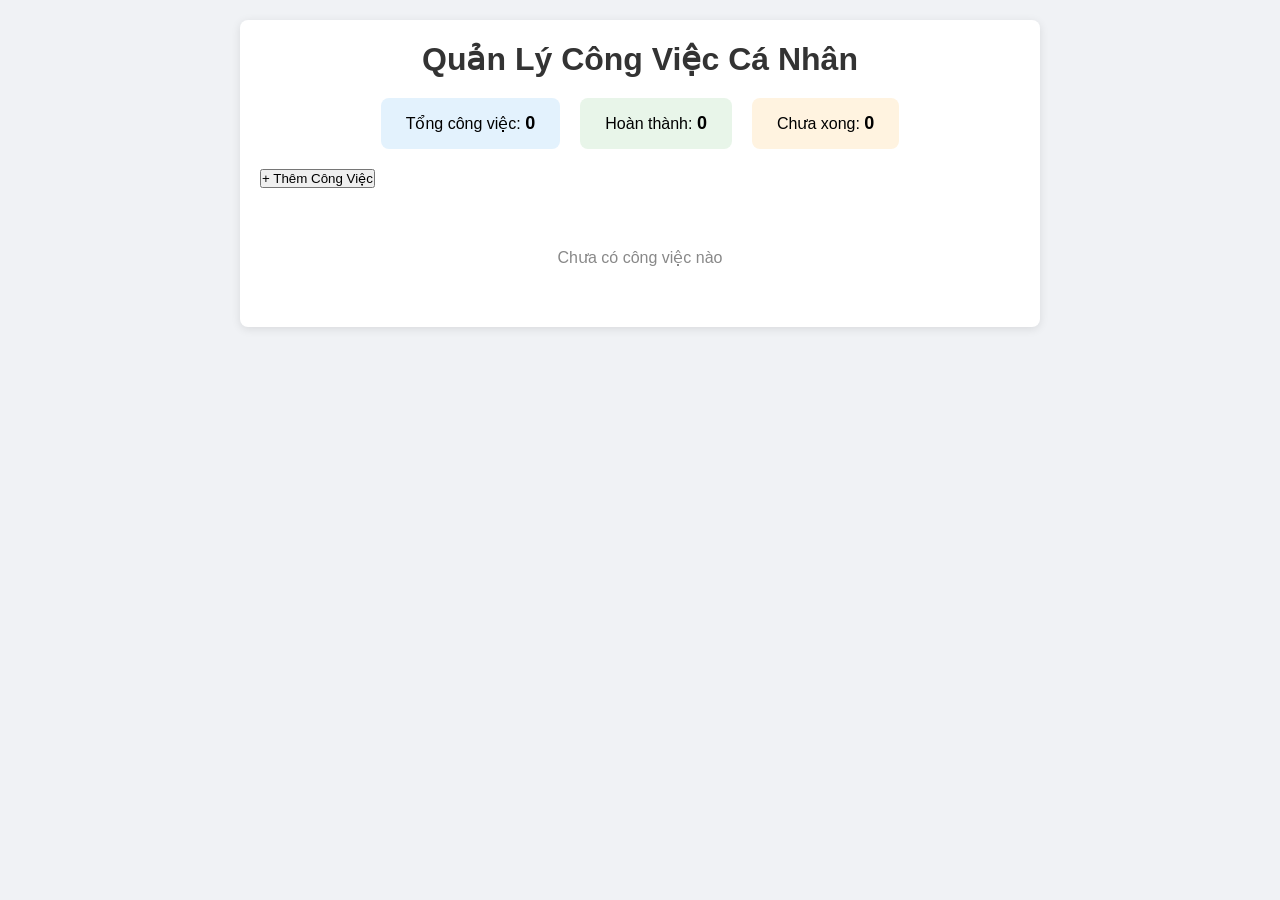
<file: session_03_html_css_jsdom/Quan_Ly_Cong_Viec_Ca_Nhan/index.html>
<!DOCTYPE html>
<html lang="vi">

<head>
    <meta charset="UTF-8">
    <meta name="viewport" content="width=device-width, initial-scale=1.0">
    <title>Quản Lý Công Việc</title>
    <link rel="stylesheet" href="style.css">
</head>

<body>
    <div class="container">
        <h1>Quản Lý Công Việc Cá Nhân</h1>

        <div class="stats">
            <div class="stat-item">
                <span>Tổng công việc:</span>
                <span id="tongCV">0</span>
            </div>
            <div class="stat-item completed">
                <span>Hoàn thành:</span>
                <span id="daXong">0</span>
            </div>
            <div class="stat-item pending">
                <span>Chưa xong:</span>
                <span id="chuaXong">0</span>
            </div>
        </div>

        <div class="actions">
            <button onclick="moForm()">+ Thêm Công Việc</button>
        </div>

        <div id="thongbao" class="notification"></div>

        <div id="danhsach" class="task-list"></div>

        <div id="popup" class="modal">
            <div class="modal-content">
                <div class="modal-header">
                    <h2 id="tieudeForm">Thêm Công Việc</h2>
                    <button onclick="dongForm()">&times;</button>
                </div>
                <form onsubmit="luuCongViec(event)">
                    <div class="form-group">
                        <label>Tiêu đề:</label>
                        <input type="text" id="tieuDe" required>
                    </div>
                    <div class="form-group">
                        <label>Mô tả:</label>
                        <textarea id="moTa" rows="3"></textarea>
                    </div>
                    <div class="form-group">
                        <label>Hạn hoàn thành:</label>
                        <input type="date" id="hanChot" required>
                    </div>
                    <div class="form-group">
                        <label>Mức ưu tiên:</label>
                        <select id="mucUuTien">
                            <option value="low">Thấp</option>
                            <option value="medium">Trung bình</option>
                            <option value="high">Cao</option>
                        </select>
                    </div>
                    <div class="form-actions">
                        <button type="submit">Lưu</button>
                        <button type="button" onclick="dongForm()">Hủy</button>
                    </div>
                </form>
            </div>
        </div>
    </div>
    <script src="main.js"></script>
</body>

</html>
</file>
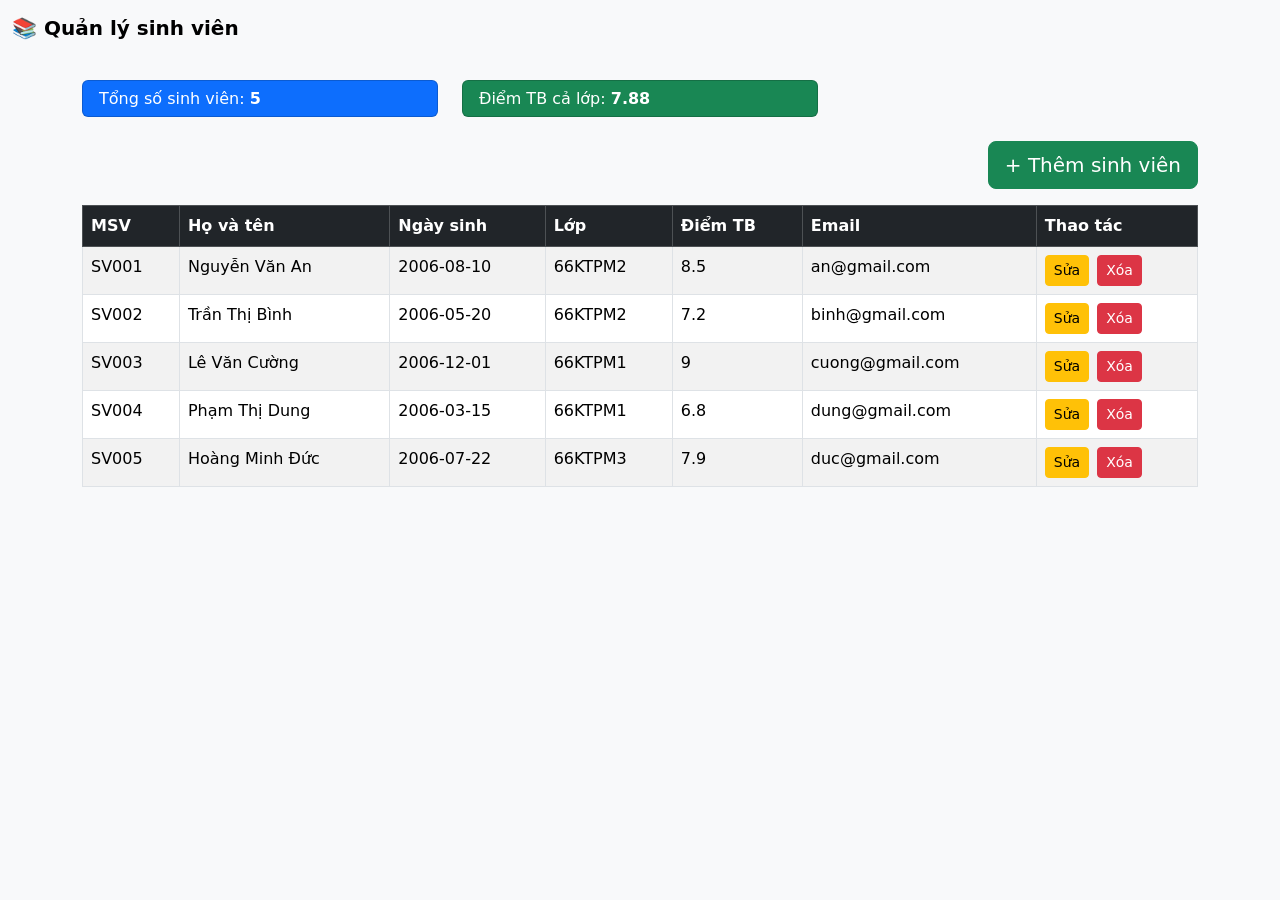
<file: session_03_html_css_jsdom/Quan_Ly_Sinh_Vien/index.html>
<!DOCTYPE html>
<html lang="vi">

<head>
    <meta charset="UTF-8">
    <meta name="viewport" content="width=device-width, initial-scale=1.0">
    <link href="https://cdn.jsdelivr.net/npm/bootstrap@5.3.8/dist/css/bootstrap.min.css" rel="stylesheet"
        integrity="sha384-sRIl4kxILFvY47J16cr9ZwB07vP4J8+LH7qKQnuqkuIAvNWLzeN8tE5YBujZqJLB" crossorigin="anonymous">
    <link rel="stylesheet" href="style.css">
    <title>BTTH03 - Quản lý sinh viên</title>
</head>

<body>

<!-- NAVBAR -->
<nav class="navbar bg-body-tertiary">
    <div class="container-fluid">
        <a class="navbar-brand fw-bold">📚 Quản lý sinh viên</a>
    </div>
</nav>

<div class="container mt-4">

    <!-- THÔNG BÁO -->
    <div id="thongBao" class="alert d-none" role="alert"></div>

    <!-- THỐNG KÊ -->
    <div class="row mb-3">
        <div class="col-md-4">
            <div class="card text-white bg-primary mb-2">
                <div class="card-body py-2">
                    <h6 class="card-title mb-0">Tổng số sinh viên: <span id="tongSV" class="fw-bold">0</span></h6>
                </div>
            </div>
        </div>
        <div class="col-md-4">
            <div class="card text-white bg-success mb-2">
                <div class="card-body py-2">
                    <h6 class="card-title mb-0">Điểm TB cả lớp: <span id="diemTB" class="fw-bold">0</span></h6>
                </div>
            </div>
        </div>
    </div>

    <!-- NÚT THÊM -->
    <div class="mb-3 text-end">
        <button type="button" class="btn btn-success btn-lg" id="btnMoForm">+ Thêm sinh viên</button>
    </div>

    <!-- BẢNG DANH SÁCH -->
    <table class="table table-bordered table-striped table-hover">
        <thead class="table-dark">
            <tr>
                <th>MSV</th>
                <th>Họ và tên</th>
                <th>Ngày sinh</th>
                <th>Lớp</th>
                <th>Điểm TB</th>
                <th>Email</th>
                <th>Thao tác</th>
            </tr>
        </thead>
        <tbody id="tableBody">
            <!-- JS sẽ render vào đây -->
        </tbody>
    </table>

</div>


<!-- POPUP FORM THÊM / SỬA -->
<div class="modal-backdrop-custom" id="popupForm">
    <div class="modal-box">
        <div class="d-flex justify-content-between align-items-center mb-3">
            <h5 id="tieuDeForm" class="mb-0">Thêm sinh viên</h5>
            <button type="button" class="btn-close" id="btnDongForm"></button>
        </div>
        <form id="formSinhVien">
            <div class="mb-2">
                <label class="form-label">Mã sinh viên</label>
                <input type="text" class="form-control" id="inputMSV" placeholder="VD: SV001" required>
            </div>
            <div class="mb-2">
                <label class="form-label">Họ và tên</label>
                <input type="text" class="form-control" id="inputHoTen" placeholder="VD: Nguyễn Văn A" required>
            </div>
            <div class="mb-2">
                <label class="form-label">Ngày sinh</label>
                <input type="date" class="form-control" id="inputNgaySinh" required>
            </div>
            <div class="mb-2">
                <label class="form-label">Lớp học</label>
                <input type="text" class="form-control" id="inputLop" placeholder="VD: 66KTPM2" required>
            </div>
            <div class="mb-2">
                <label class="form-label">Điểm trung bình</label>
                <input type="number" class="form-control" id="inputDiem" placeholder="VD: 8.5" min="0" max="10" step="0.1" required>
            </div>
            <div class="mb-3">
                <label class="form-label">Email</label>
                <input type="email" class="form-control" id="inputEmail" placeholder="VD: abc@gmail.com" required>
            </div>
            <div class="d-flex justify-content-end gap-2">
                <button type="button" class="btn btn-secondary" id="btnHuy">Hủy</button>
                <button type="submit" class="btn btn-primary" id="btnLuu">Lưu</button>
            </div>
        </form>
    </div>
</div>


<script src="https://cdn.jsdelivr.net/npm/bootstrap@5.3.8/dist/js/bootstrap.bundle.min.js"
    integrity="sha384-FKyoEForCGlyvwx9Hj09JcYn3nv7wiPVlz7YYwJrWVcXK/BmnVDxM+D2scQbITxI"
    crossorigin="anonymous"></script>
<script src="main.js"></script>

</body>
</html>
</file>
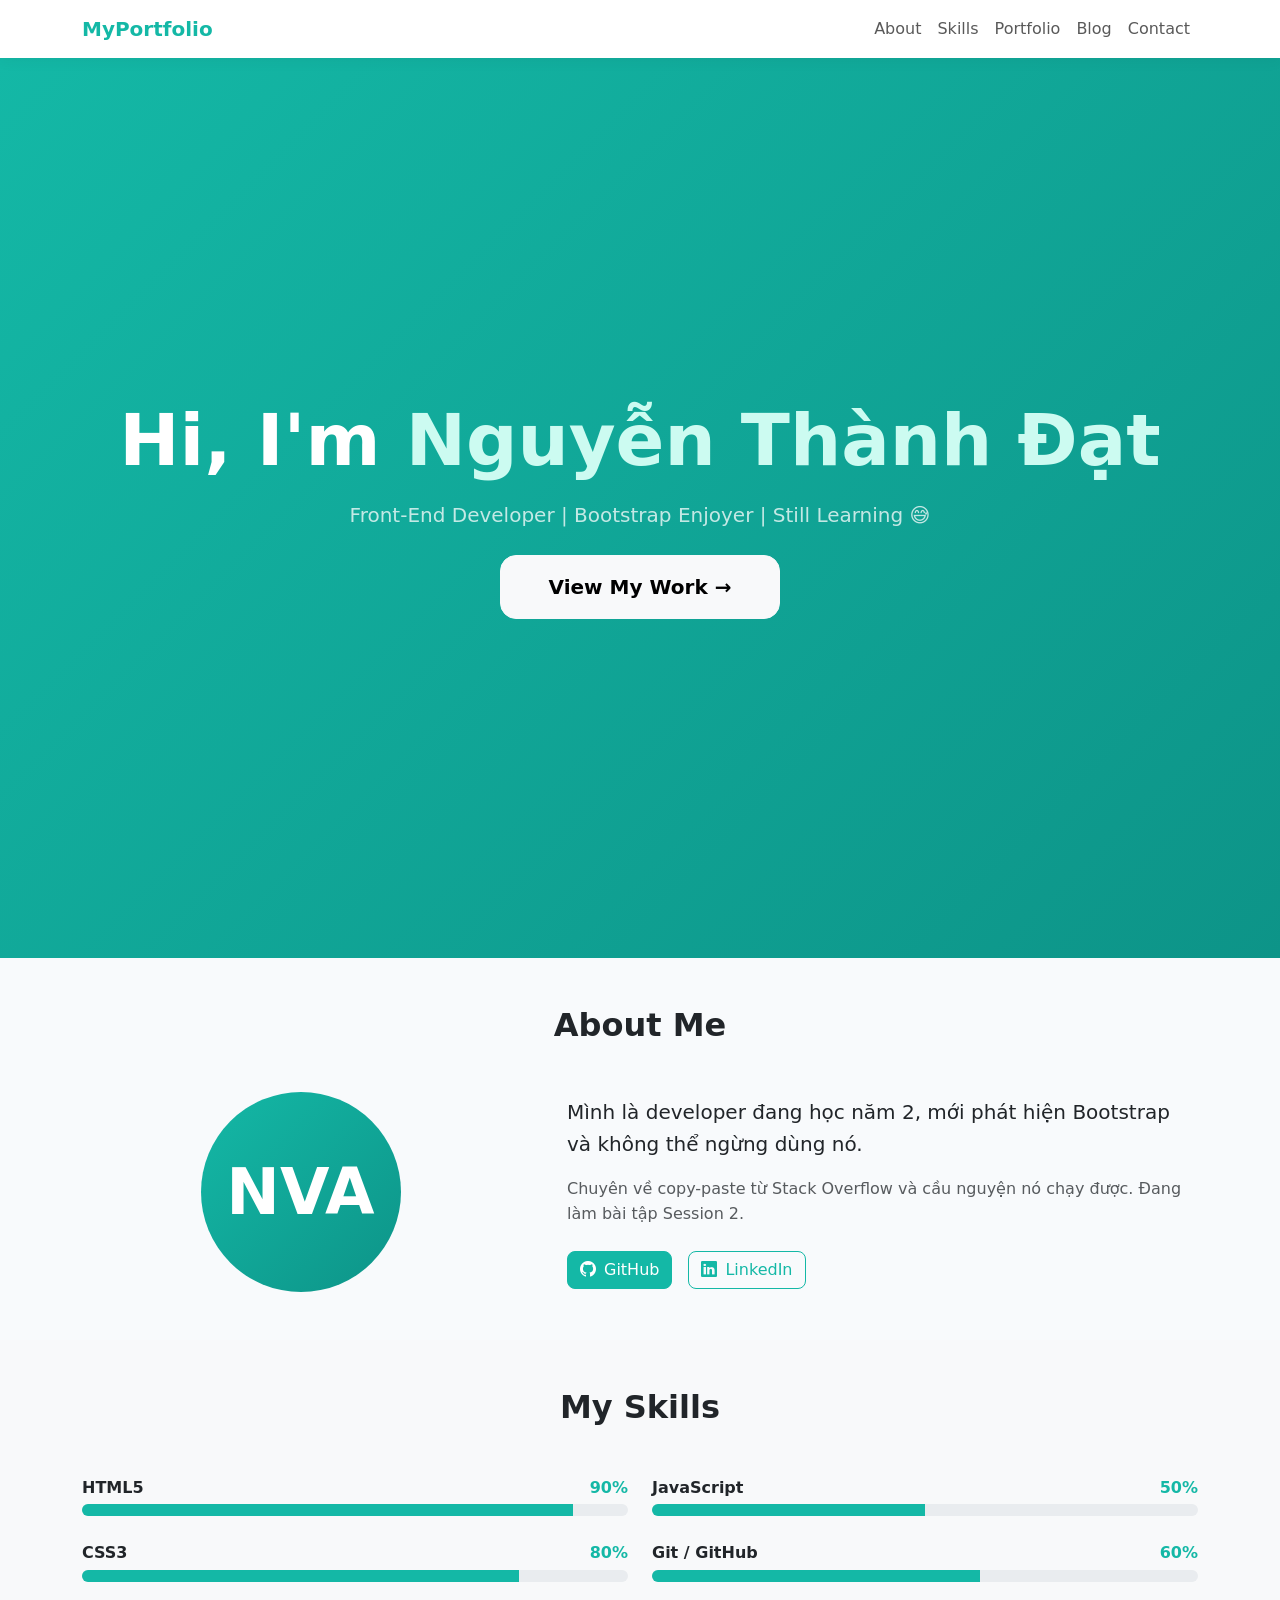
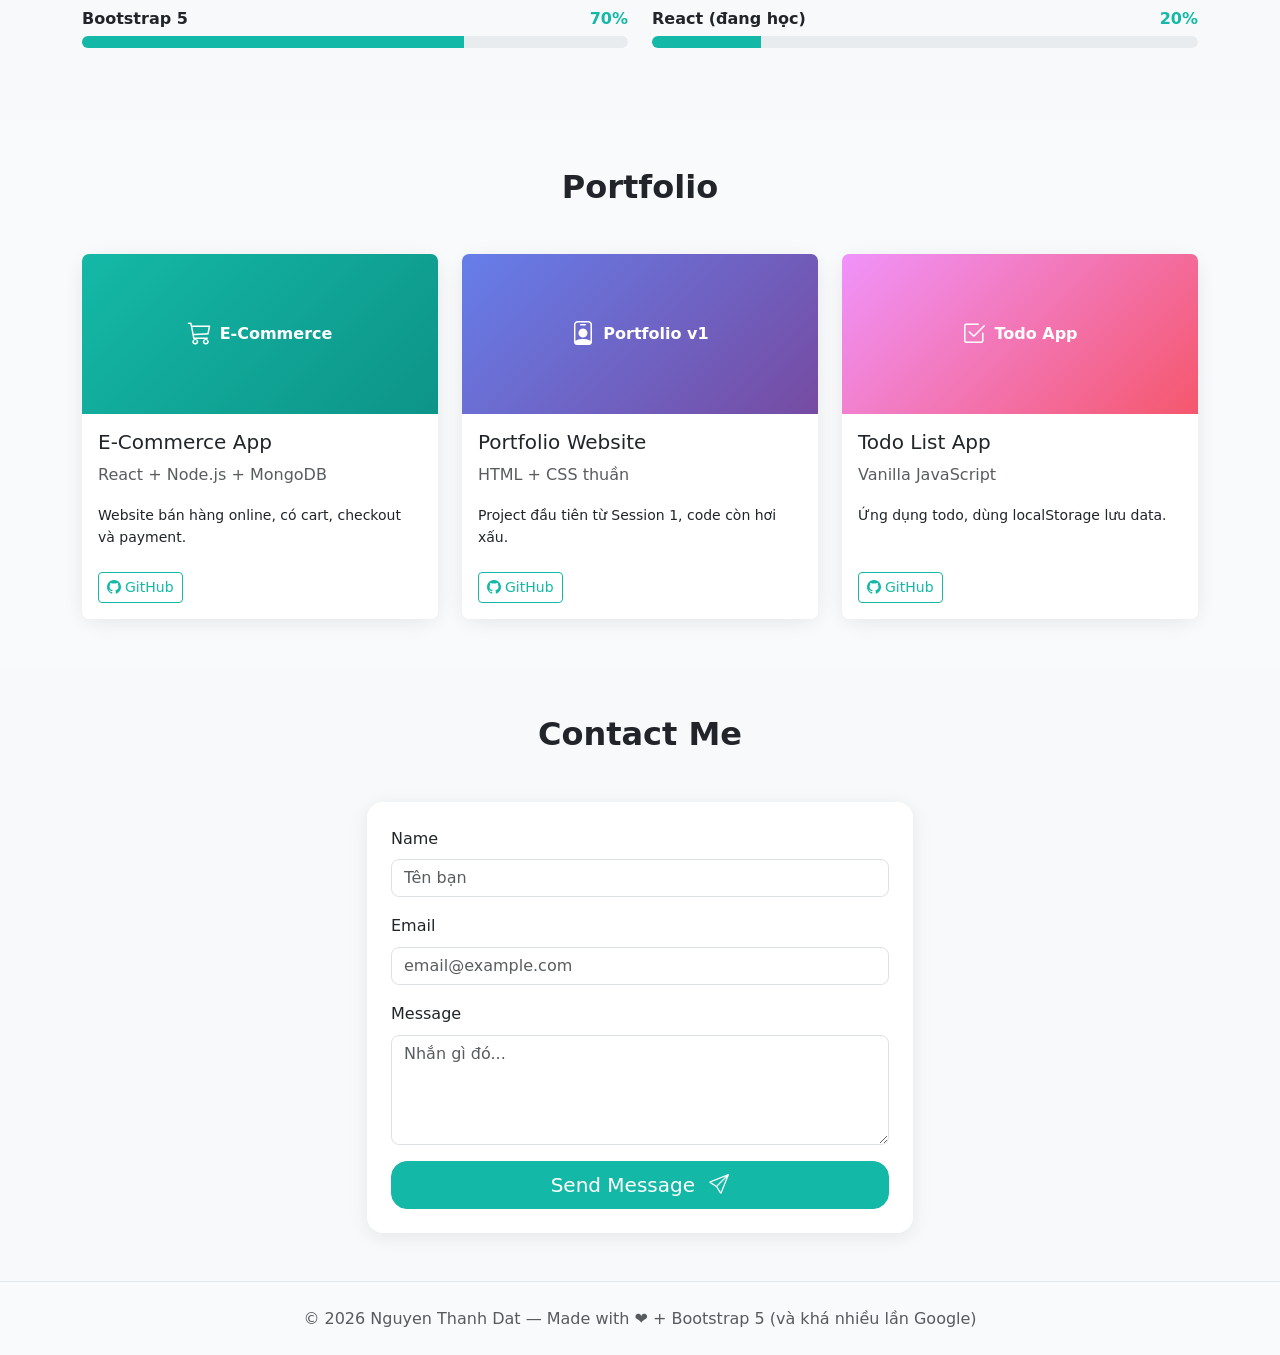
<file: session_02_bootstrap/projects/portfolio_bootstrap/index.html>
<!DOCTYPE html>
<html lang="en">
<head>
    <meta charset="UTF-8">
    <meta name="viewport" content="width=device-width, initial-scale=1.0">
    <title>MyPortfolio — Nguyễn Thành Đạt</title>
    <link href="https://cdn.jsdelivr.net/npm/bootstrap@5.3.2/dist/css/bootstrap.min.css" rel="stylesheet">
    <link href="https://cdn.jsdelivr.net/npm/bootstrap-icons@1.11.0/font/bootstrap-icons.css" rel="stylesheet">
    <link rel="stylesheet" href="css/custom-theme.css">
</head>
<body>

<!-- ===== NAVBAR ===== -->
<nav class="navbar navbar-expand-lg navbar-light bg-white sticky-top">
    <div class="container">
        <a class="navbar-brand fw-bold text-primary" href="#">MyPortfolio</a>

        <!-- Hamburger button -->
        <button class="navbar-toggler" type="button"
                data-bs-toggle="collapse"
                data-bs-target="#navbarNav"
                aria-controls="navbarNav"
                aria-expanded="false" 
                aria-label="Toggle navigation">
            <span class="navbar-toggler-icon"></span>
        </button>

        <!-- Nav links -->
        <div class="collapse navbar-collapse" id="navbarNav">
            <ul class="navbar-nav ms-auto">
                <li class="nav-item"><a class="nav-link" href="#about">About</a></li>
                <li class="nav-item"><a class="nav-link" href="#skills">Skills</a></li>
                <li class="nav-item"><a class="nav-link" href="#portfolio">Portfolio</a></li>
                <li class="nav-item"><a class="nav-link" href="blog.html">Blog</a></li>
                <li class="nav-item"><a class="nav-link" href="#contact">Contact</a></li>
            </ul>
        </div>
    </div>
</nav>

<!-- ===== HERO ===== -->
<section class="min-vh-100 d-flex align-items-center justify-content-center text-center text-white"
         style="background: linear-gradient(135deg, #14b8a6 0%, #0d9488 100%);">
    <div class="container">
        <h1 class="display-2 fw-bold mb-3">
            Hi, I'm <span style="color: #ccfbf1;">Nguyễn Thành Đạt</span>
        </h1>
        <p class="lead mb-4 opacity-75">Front-End Developer | Bootstrap Enjoyer | Still Learning 😅</p>
        <a href="#portfolio" class="btn btn-light btn-lg px-5 py-3 fw-semibold">
            View My Work →
        </a>
    </div>
</section>

<!-- ===== ABOUT ===== -->
<section id="about" class="py-5">
    <div class="container">
        <h2 class="text-center mb-5 fw-bold">About Me</h2>
        <div class="row align-items-center g-5">
            <div class="col-lg-5 text-center">
                <div class="rounded-circle mx-auto d-flex align-items-center justify-content-center text-white fw-bold"
                     style="width:200px; height:200px; background: linear-gradient(135deg, #14b8a6, #0d9488); font-size: 4rem;">
                    NVA
                </div>
            </div>
            <div class="col-lg-7">
                <p class="lead">Mình là developer đang học năm 2, mới phát hiện Bootstrap và không thể ngừng dùng nó.</p>
                <p class="text-muted">Chuyên về copy-paste từ Stack Overflow và cầu nguyện nó chạy được. Đang làm bài tập Session 2.</p>
                <div class="d-flex gap-3 mt-4">
                    <a href="#" class="btn btn-primary">
                        <i class="bi bi-github me-2"></i>GitHub
                    </a>
                    <a href="#" class="btn btn-outline-primary">
                        <i class="bi bi-linkedin me-2"></i>LinkedIn
                    </a>
                </div>
            </div>
        </div>
    </div>
</section>

<!-- ===== SKILLS ===== -->
<section id="skills" class="py-5 bg-light">
    <div class="container">
        <h2 class="text-center mb-5 fw-bold">My Skills</h2>
        <div class="row g-4">
            <div class="col-md-6">
                <div class="mb-4">
                    <div class="d-flex justify-content-between mb-1">
                        <span class="fw-semibold">HTML5</span>
                        <span class="fw-semibold text-primary">90%</span>
                    </div>
                    <div class="progress" style="height: 12px; border-radius: 8px;">
                        <div class="progress-bar" style="width: 90%"></div>
                    </div>
                </div>
                <div class="mb-4">
                    <div class="d-flex justify-content-between mb-1">
                        <span class="fw-semibold">CSS3</span>
                        <span class="fw-semibold text-primary">80%</span>
                    </div>
                    <div class="progress" style="height: 12px; border-radius: 8px;">
                        <div class="progress-bar" style="width: 80%"></div>
                    </div>
                </div>
                <div class="mb-4">
                    <div class="d-flex justify-content-between mb-1">
                        <span class="fw-semibold">Bootstrap 5</span>
                        <span class="fw-semibold text-primary">70%</span>
                    </div>
                    <div class="progress" style="height: 12px; border-radius: 8px;">
                        <div class="progress-bar" style="width: 70%"></div>
                    </div>
                </div>
            </div>
            <div class="col-md-6">
                <div class="mb-4">
                    <div class="d-flex justify-content-between mb-1">
                        <span class="fw-semibold">JavaScript</span>
                        <span class="fw-semibold text-primary">50%</span>
                    </div>
                    <div class="progress" style="height: 12px; border-radius: 8px;">
                        <div class="progress-bar" style="width: 50%"></div>
                    </div>
                </div>
                <div class="mb-4">
                    <div class="d-flex justify-content-between mb-1">
                        <span class="fw-semibold">Git / GitHub</span>
                        <span class="fw-semibold text-primary">60%</span>
                    </div>
                    <div class="progress" style="height: 12px; border-radius: 8px;">
                        <div class="progress-bar" style="width: 60%"></div>
                    </div>
                </div>
                <div class="mb-4">
                    <div class="d-flex justify-content-between mb-1">
                        <span class="fw-semibold">React (đang học)</span>
                        <span class="fw-semibold text-primary">20%</span>
                    </div>
                    <div class="progress" style="height: 12px; border-radius: 8px;">
                        <div class="progress-bar" style="width: 20%"></div>
                    </div>
                </div>
            </div>
        </div>
    </div>
</section>

<!-- ===== PORTFOLIO GRID ===== -->
<section id="portfolio" class="py-5">
    <div class="container">
        <h2 class="text-center mb-5 fw-bold">Portfolio</h2>
        <div class="row g-4">

            <div class="col-12 col-md-6 col-lg-4">
                <div class="card h-100">
                    <div class="card-img-top d-flex align-items-center justify-content-center text-white fw-bold"
                         style="height:160px; background: linear-gradient(135deg,#14b8a6,#0d9488);">
                        <i class="bi bi-cart3 me-2" style="font-size:1.5rem;"></i> E-Commerce
                    </div>
                    <div class="card-body">
                        <h5 class="card-title">E-Commerce App</h5>
                        <p class="card-text text-muted">React + Node.js + MongoDB</p>
                        <p class="card-text small">Website bán hàng online, có cart, checkout và payment.</p>
                    </div>
                    <div class="card-footer bg-white border-0 pb-3">
                        <a href="#" class="btn btn-sm btn-outline-primary">
                            <i class="bi bi-github me-1"></i>GitHub
                        </a>
                    </div>
                </div>
            </div>

            <div class="col-12 col-md-6 col-lg-4">
                <div class="card h-100">
                    <div class="card-img-top d-flex align-items-center justify-content-center text-white fw-bold"
                         style="height:160px; background: linear-gradient(135deg,#667eea,#764ba2);">
                        <i class="bi bi-person-badge me-2" style="font-size:1.5rem;"></i> Portfolio v1
                    </div>
                    <div class="card-body">
                        <h5 class="card-title">Portfolio Website</h5>
                        <p class="card-text text-muted">HTML + CSS thuần</p>
                        <p class="card-text small">Project đầu tiên từ Session 1, code còn hơi xấu.</p>
                    </div>
                    <div class="card-footer bg-white border-0 pb-3">
                        <a href="#" class="btn btn-sm btn-outline-primary">
                            <i class="bi bi-github me-1"></i>GitHub
                        </a>
                    </div>
                </div>
            </div>

            <div class="col-12 col-md-6 col-lg-4">
                <div class="card h-100">
                    <div class="card-img-top d-flex align-items-center justify-content-center text-white fw-bold"
                         style="height:160px; background: linear-gradient(135deg,#f093fb,#f5576c);">
                        <i class="bi bi-check2-square me-2" style="font-size:1.5rem;"></i> Todo App
                    </div>
                    <div class="card-body">
                        <h5 class="card-title">Todo List App</h5>
                        <p class="card-text text-muted">Vanilla JavaScript</p>
                        <p class="card-text small">Ứng dụng todo, dùng localStorage lưu data.</p>
                    </div>
                    <div class="card-footer bg-white border-0 pb-3">
                        <a href="#" class="btn btn-sm btn-outline-primary">
                            <i class="bi bi-github me-1"></i>GitHub
                        </a>
                    </div>
                </div>
            </div>

        </div>
    </div>
</section>

<!-- ===== CONTACT ===== -->
<section id="contact" class="py-5 bg-light">
    <div class="container">
        <h2 class="text-center mb-5 fw-bold">Contact Me</h2>
        <div class="row justify-content-center">
            <div class="col-lg-6">
                <div class="card">
                    <div class="card-body p-4">
                        <form>
                            <div class="mb-3">
                                <label class="form-label">Name</label>
                                <input type="text" class="form-control" placeholder="Tên bạn">
                            </div>
                            <div class="mb-3">
                                <label class="form-label">Email</label>
                                <input type="email" class="form-control" placeholder="email@example.com">
                            </div>
                            <div class="mb-3">
                                <label class="form-label">Message</label>
                                <textarea class="form-control" rows="4" placeholder="Nhắn gì đó..."></textarea>
                            </div>
                            <div class="d-grid">
                                <button type="submit" class="btn btn-primary btn-lg">
                                    Send Message <i class="bi bi-send ms-2"></i>
                                </button>
                            </div>
                        </form>
                    </div>
                </div>
            </div>
        </div>
    </div>
</section>

<!-- Footer -->
<footer class="py-4 text-center text-muted" style="background: #f8fafc; border-top: 1px solid #e2e8f0;">
    <p class="mb-0">© 2026 Nguyen Thanh Dat — Made with ❤️ + Bootstrap 5 (và khá nhiều lần Google)</p>
</footer>

<script src="https://cdn.jsdelivr.net/npm/bootstrap@5.3.2/dist/js/bootstrap.bundle.min.js"></script>
<script src="js/main.js"></script> 
</body>
</html>
</file>
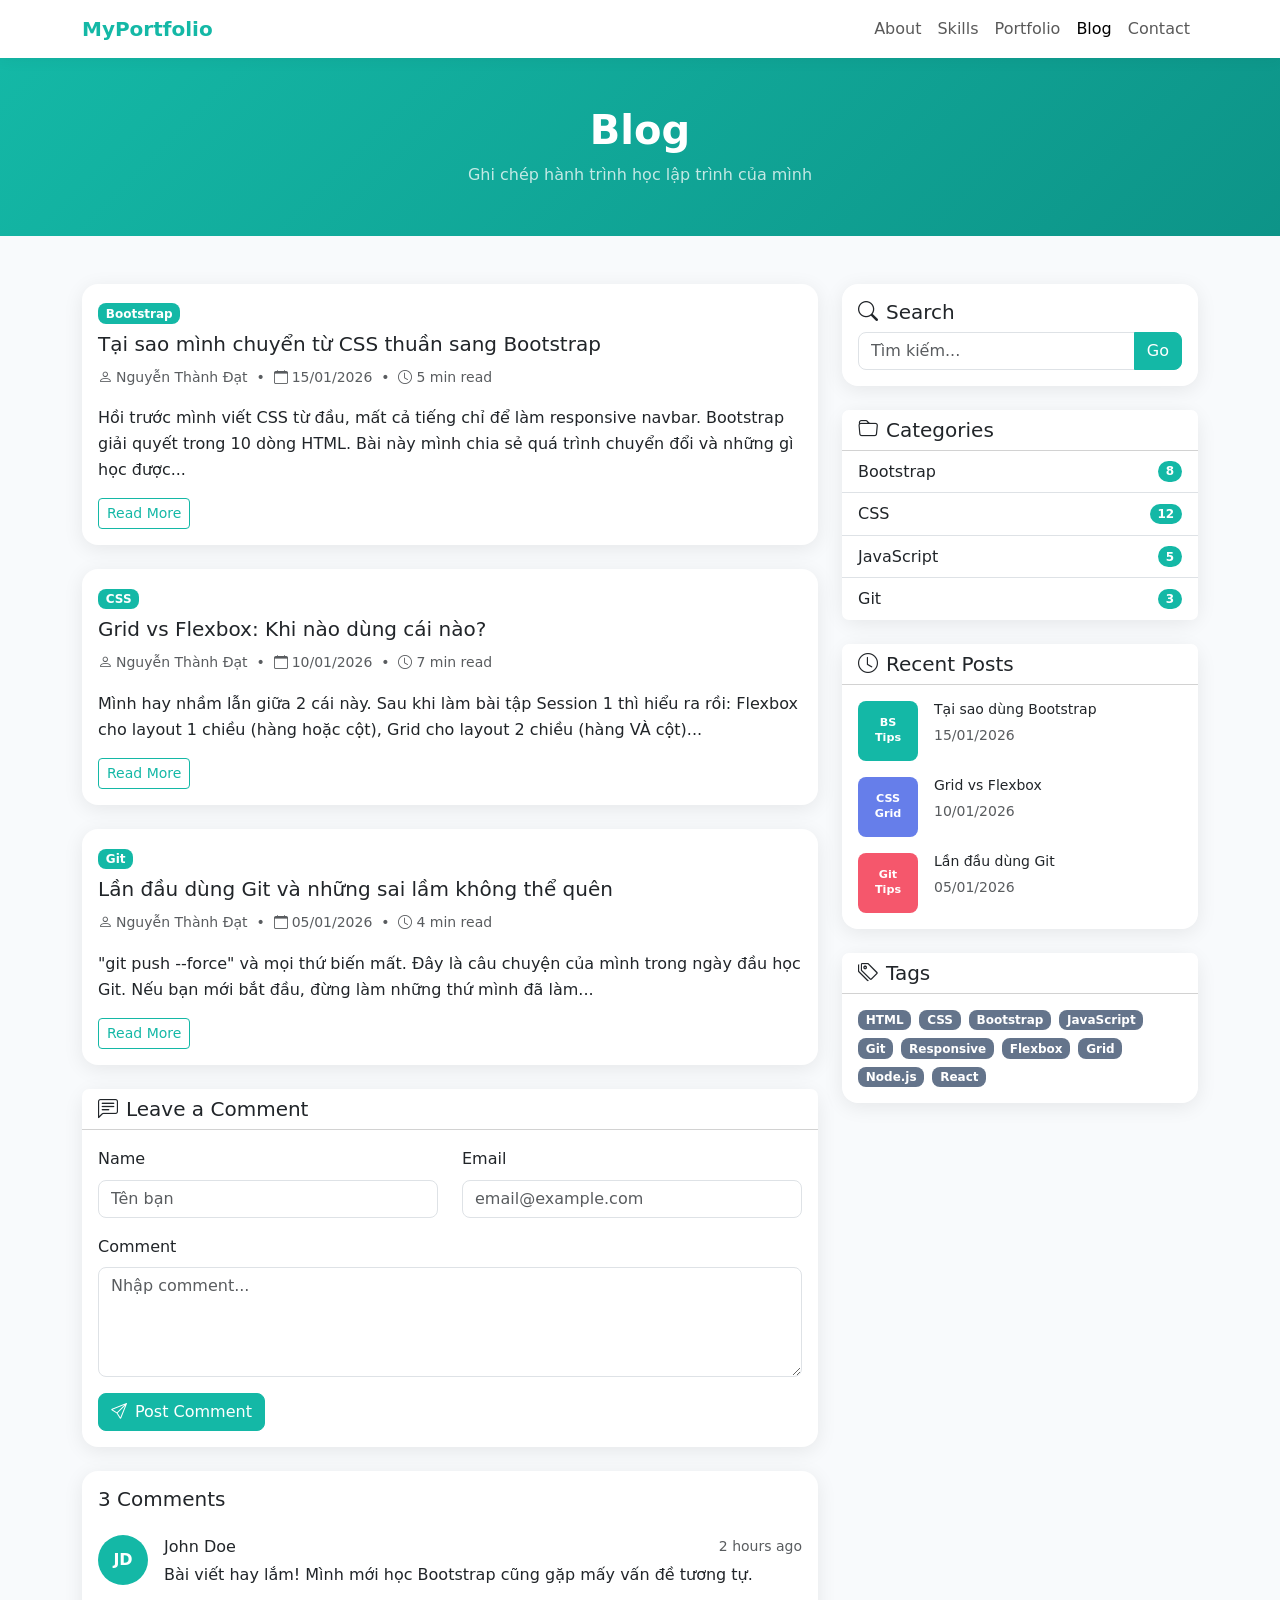
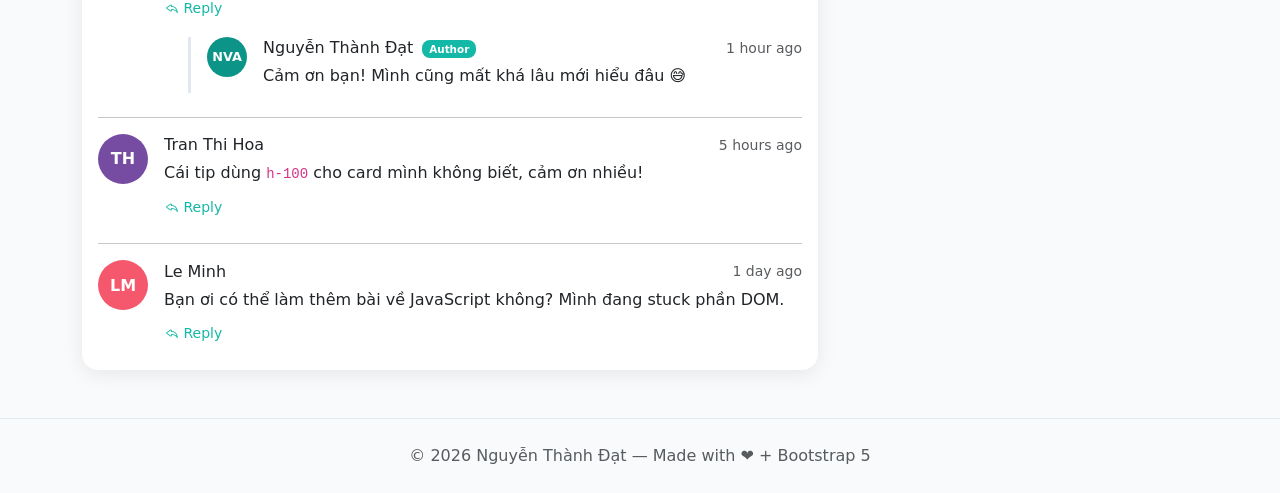
<file: session_02_bootstrap/projects/portfolio_bootstrap/blog.html>
<!DOCTYPE html>
<html lang="en">

<head>
    <meta charset="UTF-8">
    <meta name="viewport" content="width=device-width, initial-scale=1.0">
    <title>Blog — MyPortfolio</title>
    <link href="https://cdn.jsdelivr.net/npm/bootstrap@5.3.2/dist/css/bootstrap.min.css" rel="stylesheet">
    <link href="https://cdn.jsdelivr.net/npm/bootstrap-icons@1.11.0/font/bootstrap-icons.css" rel="stylesheet">
    <link rel="stylesheet" href="css/custom-theme.css">
    <link rel="stylesheet" href="css/blog.css">
    <link rel="stylesheet" href="css/comments.css"> 
</head>

<body>

    <!-- ===== NAVBAR ===== -->
    <nav class="navbar navbar-expand-lg navbar-light bg-white sticky-top">
        <div class="container">
            <a class="navbar-brand fw-bold text-primary" href="index.html">MyPortfolio</a>
            <button class="navbar-toggler" type="button" data-bs-toggle="collapse" data-bs-target="#navbarNav"
                aria-controls="navbarNav" aria-expanded="false" aria-label="Toggle navigation">
                <span class="navbar-toggler-icon"></span>
            </button>
            <div class="collapse navbar-collapse" id="navbarNav">
                <ul class="navbar-nav ms-auto">
                    <li class="nav-item"><a class="nav-link" href="index.html#about">About</a></li>
                    <li class="nav-item"><a class="nav-link" href="index.html#skills">Skills</a></li>
                    <li class="nav-item"><a class="nav-link" href="index.html#portfolio">Portfolio</a></li>
                    <li class="nav-item"><a class="nav-link active" href="blog.html">Blog</a></li>
                    <li class="nav-item"><a class="nav-link" href="index.html#contact">Contact</a></li>
                </ul>
            </div>
        </div>
    </nav>

    <!-- Page header -->
    <div class="py-5 text-center text-white" style="background: linear-gradient(135deg, #14b8a6, #0d9488);">
        <div class="container">
            <h1 class="fw-bold mb-2">Blog</h1>
            <p class="opacity-75 mb-0">Ghi chép hành trình học lập trình của mình</p>
        </div>
    </div>

    <!-- ===== BLOG LAYOUT + SIDEBAR ===== -->
    <section class="py-5">
        <div class="container">
            <div class="row g-4">

                <!-- ===== MAIN CONTENT ===== -->
                <div class="col-lg-8">

                    <!-- Blog Post 1 -->
                    <article class="card mb-4">
                        <div class="card-body">
                            <span class="badge bg-primary mb-2">Bootstrap</span>
                            <h3 class="card-title h5">Tại sao mình chuyển từ CSS thuần sang Bootstrap</h3>
                            <p class="card-text text-muted">
                                <small>
                                    <i class="bi bi-person me-1"></i>Nguyễn Thành Đạt &nbsp;•&nbsp;
                                    <i class="bi bi-calendar me-1"></i>15/01/2026 &nbsp;•&nbsp;
                                    <i class="bi bi-clock me-1"></i>5 min read
                                </small>
                            </p>
                            <p class="card-text">
                                Hồi trước mình viết CSS từ đầu, mất cả tiếng chỉ để làm responsive navbar.
                                Bootstrap giải quyết trong 10 dòng HTML. Bài này mình chia sẻ quá trình
                                chuyển đổi và những gì học được...
                            </p>
                            <a href="#" class="btn btn-outline-primary btn-sm">Read More</a>
                        </div>
                    </article>

                    <!-- Blog Post 2 -->
                    <article class="card mb-4">
                        <div class="card-body">
                            <span class="badge bg-primary mb-2">CSS</span>
                            <h3 class="card-title h5">Grid vs Flexbox: Khi nào dùng cái nào?</h3>
                            <p class="card-text text-muted">
                                <small>
                                    <i class="bi bi-person me-1"></i>Nguyễn Thành Đạt &nbsp;•&nbsp;
                                    <i class="bi bi-calendar me-1"></i>10/01/2026 &nbsp;•&nbsp;
                                    <i class="bi bi-clock me-1"></i>7 min read
                                </small>
                            </p>
                            <p class="card-text">
                                Mình hay nhầm lẫn giữa 2 cái này. Sau khi làm bài tập Session 1 thì hiểu ra rồi:
                                Flexbox cho layout 1 chiều (hàng hoặc cột), Grid cho layout 2 chiều (hàng VÀ cột)...
                            </p>
                            <a href="#" class="btn btn-outline-primary btn-sm">Read More</a>
                        </div>
                    </article>

                    <!-- Blog Post 3 -->
                    <article class="card mb-4">
                        <div class="card-body">
                            <span class="badge bg-primary mb-2">Git</span>
                            <h3 class="card-title h5">Lần đầu dùng Git và những sai lầm không thể quên</h3>
                            <p class="card-text text-muted">
                                <small>
                                    <i class="bi bi-person me-1"></i>Nguyễn Thành Đạt &nbsp;•&nbsp;
                                    <i class="bi bi-calendar me-1"></i>05/01/2026 &nbsp;•&nbsp;
                                    <i class="bi bi-clock me-1"></i>4 min read
                                </small>
                            </p>
                            <p class="card-text">
                                "git push --force" và mọi thứ biến mất. Đây là câu chuyện của mình trong ngày
                                đầu học Git. Nếu bạn mới bắt đầu, đừng làm những thứ mình đã làm...
                            </p>
                            <a href="#" class="btn btn-outline-primary btn-sm">Read More</a>
                        </div>
                    </article>
                    <!-- Comment Form -->
                    <div class="card mb-4">
                        <div class="card-header bg-white">
                            <h5 class="mb-0">
                                <i class="bi bi-chat-left-text me-2"></i>Leave a Comment
                            </h5>
                        </div>
                        <div class="card-body">
                            <!-- Bootstrap form -->
                            <form id="commentForm">
                                <div class="row">
                                    <div class="col-md-6 mb-3">
                                        <label for="name" class="form-label">Name</label>
                                        <input type="text" class="form-control" id="name" placeholder="Tên bạn"
                                            required>
                                    </div>
                                    <div class="col-md-6 mb-3">
                                        <label for="email" class="form-label">Email</label>
                                        <input type="email" class="form-control" id="email"
                                            placeholder="email@example.com" required>
                                    </div>
                                </div>
                                <div class="mb-3">
                                    <label for="comment" class="form-label">Comment</label>
                                    <textarea class="form-control" id="comment" rows="4" placeholder="Nhập comment..."
                                        required></textarea>
                                </div>
                                <button type="submit" class="btn btn-primary">
                                    <i class="bi bi-send me-2"></i>Post Comment
                                </button>
                            </form>
                        </div>
                    </div>

                    <!-- Comments Display -->
                    <div class="card">
                        <div class="card-body">
                            <h5 class="mb-4">3 Comments</h5>

                            <!-- Comment 1 -->
                            <div class="mb-4">
                                <div class="d-flex">
                                    <!-- Avatar -->
                                    <div class="rounded-circle avatar-lg me-3 d-flex align-items-center justify-content-center text-white fw-bold"
                                        style="background:#14b8a6;">JD</div>
                                    <div class="flex-grow-1">
                                        <div class="d-flex justify-content-between align-items-center">
                                            <h6 class="mb-0">John Doe</h6>
                                            <small class="text-muted">2 hours ago</small>
                                        </div>
                                        <p class="mb-2 mt-1">
                                            Bài viết hay lắm! Mình mới học Bootstrap cũng gặp mấy vấn đề tương tự.
                                        </p>
                                        <button class="btn-reply btn btn-sm btn-link p-0">
                                            <i class="bi bi-reply"></i> Reply
                                        </button>

                                        <!-- Nested reply -->
                                        <div class="comment-reply">
                                            <div class="d-flex">
                                                <div class="rounded-circle avatar-sm me-3 d-flex align-items-center justify-content-center text-white fw-bold"
                                                    style="background:#0d9488; font-size:0.8rem;">NVA</div>
                                                <div class="flex-grow-1">
                                                    <div class="d-flex justify-content-between align-items-center">
                                                        <h6 class="mb-0">
                                                            Nguyễn Thành Đạt
                                                            <span class="badge bg-primary ms-1"
                                                                style="font-size:0.65rem;">Author</span>
                                                        </h6>
                                                        <small class="text-muted">1 hour ago</small>
                                                    </div>
                                                    <p class="mb-1 mt-1">
                                                        Cảm ơn bạn! Mình cũng mất khá lâu mới hiểu đâu 😅
                                                    </p>
                                                </div>
                                            </div>
                                        </div>
                                    </div>
                                </div>
                            </div>

                            <hr>

                            <!-- Comment 2 -->
                            <div class="mb-4">
                                <div class="d-flex">
                                    <div class="rounded-circle avatar-lg me-3 d-flex align-items-center justify-content-center text-white fw-bold"
                                        style="background:#764ba2;">TH</div>
                                    <div class="flex-grow-1">
                                        <div class="d-flex justify-content-between align-items-center">
                                            <h6 class="mb-0">Tran Thi Hoa</h6>
                                            <small class="text-muted">5 hours ago</small>
                                        </div>
                                        <p class="mb-2 mt-1">
                                            Cái tip dùng <code>h-100</code> cho card mình không biết, cảm ơn nhiều!
                                        </p>
                                        <button class="btn-reply btn btn-sm btn-link p-0">
                                            <i class="bi bi-reply"></i> Reply
                                        </button>
                                    </div>
                                </div>
                            </div>

                            <hr>

                            <!-- Comment 3 -->
                            <div class="mb-2">
                                <div class="d-flex">
                                    <div class="rounded-circle avatar-lg me-3 d-flex align-items-center justify-content-center text-white fw-bold"
                                        style="background:#f5576c;">LM</div>
                                    <div class="flex-grow-1">
                                        <div class="d-flex justify-content-between align-items-center">
                                            <h6 class="mb-0">Le Minh</h6>
                                            <small class="text-muted">1 day ago</small>
                                        </div>
                                        <p class="mb-2 mt-1">
                                            Bạn ơi có thể làm thêm bài về JavaScript không? Mình đang stuck phần DOM.
                                        </p>
                                        <button class="btn-reply btn btn-sm btn-link p-0">
                                            <i class="bi bi-reply"></i> Reply
                                        </button>
                                    </div>
                                </div>
                            </div>

                        </div>
                    </div>
                    <!-- end comments -->

                </div>
                <!-- end col-lg-8 -->

                <!-- ===== SIDEBAR ===== -->
                <div class="col-lg-4">
                    <div class="sticky-sidebar">

                        <!-- Widget 1: Search -->
                        <div class="card mb-4">
                            <div class="card-body">
                                <h5 class="card-title">
                                    <i class="bi bi-search me-2"></i>Search
                                </h5>
                                <div class="input-group">
                                    <input type="text" class="form-control" placeholder="Tìm kiếm...">
                                    <button class="btn btn-primary" type="button">Go</button>
                                </div>
                            </div>
                        </div>

                        <!-- Widget 2: Categories -->
                        <div class="card mb-4">
                            <div class="card-header bg-white">
                                <h5 class="mb-0">
                                    <i class="bi bi-folder me-2"></i>Categories
                                </h5>
                            </div>
                            <!-- list-group-flush: bỏ border ngoài cùng -->
                            <ul class="list-group list-group-flush">
                                <li class="list-group-item d-flex justify-content-between align-items-center">
                                    Bootstrap
                                    <span class="badge bg-primary rounded-pill">8</span>
                                </li>
                                <li class="list-group-item d-flex justify-content-between align-items-center">
                                    CSS
                                    <span class="badge bg-primary rounded-pill">12</span>
                                </li>
                                <li class="list-group-item d-flex justify-content-between align-items-center">
                                    JavaScript
                                    <span class="badge bg-primary rounded-pill">5</span>
                                </li>
                                <li class="list-group-item d-flex justify-content-between align-items-center">
                                    Git
                                    <span class="badge bg-primary rounded-pill">3</span>
                                </li>
                            </ul>
                        </div>

                        <!-- Widget 3: Recent Posts -->
                        <div class="card mb-4">
                            <div class="card-header bg-white">
                                <h5 class="mb-0">
                                    <i class="bi bi-clock me-2"></i>Recent Posts
                                </h5>
                            </div>
                            <div class="card-body">
                                <div class="d-flex mb-3 align-items-start">
                                    <div class="rounded recent-thumb me-3 d-flex align-items-center justify-content-center text-white fw-bold"
                                        style="background:#14b8a6; font-size:0.7rem; text-align:center; line-height:1.3;">
                                        BS<br>Tips</div>
                                    <div>
                                        <h6 class="mb-1 small">Tại sao dùng Bootstrap</h6>
                                        <small class="text-muted">15/01/2026</small>
                                    </div>
                                </div>
                                <div class="d-flex mb-3 align-items-start">
                                    <div class="rounded recent-thumb me-3 d-flex align-items-center justify-content-center text-white fw-bold"
                                        style="background:#667eea; font-size:0.7rem; text-align:center; line-height:1.3;">
                                        CSS<br>Grid</div>
                                    <div>
                                        <h6 class="mb-1 small">Grid vs Flexbox</h6>
                                        <small class="text-muted">10/01/2026</small>
                                    </div>
                                </div>
                                <div class="d-flex align-items-start">
                                    <div class="rounded recent-thumb me-3 d-flex align-items-center justify-content-center text-white fw-bold"
                                        style="background:#f5576c; font-size:0.7rem; text-align:center; line-height:1.3;">
                                        Git<br>Tips</div>
                                    <div>
                                        <h6 class="mb-1 small">Lần đầu dùng Git</h6>
                                        <small class="text-muted">05/01/2026</small>
                                    </div>
                                </div>
                            </div>
                        </div>

                        <!-- Widget 4: Tags Cloud -->
                        <div class="card mb-4">
                            <div class="card-header bg-white">
                                <h5 class="mb-0">
                                    <i class="bi bi-tags me-2"></i>Tags
                                </h5>
                            </div>
                            <div class="card-body">
                                <!-- d-flex flex-wrap gap-2: tags tự xuống dòng -->
                                <div class="d-flex flex-wrap gap-2">
                                    <span class="badge bg-secondary tag-badge">HTML</span>
                                    <span class="badge bg-secondary tag-badge">CSS</span>
                                    <span class="badge bg-secondary tag-badge">Bootstrap</span>
                                    <span class="badge bg-secondary tag-badge">JavaScript</span>
                                    <span class="badge bg-secondary tag-badge">Git</span>
                                    <span class="badge bg-secondary tag-badge">Responsive</span>
                                    <span class="badge bg-secondary tag-badge">Flexbox</span>
                                    <span class="badge bg-secondary tag-badge">Grid</span>
                                    <span class="badge bg-secondary tag-badge">Node.js</span>
                                    <span class="badge bg-secondary tag-badge">React</span>
                                </div>
                            </div>
                        </div>

                    </div>
                </div>
                <!-- end col-lg-4 sidebar -->

            </div>
        </div>
    </section>

    <!-- Footer -->
    <footer class="py-4 text-center text-muted" style="background: #f8fafc; border-top: 1px solid #e2e8f0;">
        <p class="mb-0">© 2026 Nguyễn Thành Đạt — Made with ❤️ + Bootstrap 5</p>
    </footer>

    <!-- Bootstrap JS -->
    <script src="https://cdn.jsdelivr.net/npm/bootstrap@5.3.2/dist/js/bootstrap.bundle.min.js"></script>
    <script src="js/main.js"></script>
</body>

</html>
</file>
<file: session_03_html_css_jsdom/Quan_Ly_Cong_Viec_Ca_Nhan/style.css>
* {
    margin: 0;
    padding: 0;
    box-sizing: border-box;
}

body {
    font-family: Arial, sans-serif;
    background-color: #f0f2f5;
    padding: 20px;
}

.container {
    max-width: 800px;
    margin: 0 auto;
    background: white;
    padding: 20px;
    border-radius: 8px;
    box-shadow: 0 2px 10px rgba(0,0,0,0.1);
}

h1 {
    text-align: center;
    color: #333;
    margin-bottom: 20px;
}

.stats {
    display: flex;
    gap: 20px;
    justify-content: center;
    margin-bottom: 20px;
    flex-wrap: wrap;
}

.stat-item {
    padding: 15px 25px;
    border-radius: 8px;
    background: #e3f2fd;
}

.stat-item.completed {
    background: #e8f5e9;
}

.stat-item.pending {
    background: #fff3e0;
}

.stat-item span:last-child {
    font-weight: bold;
    font-size: 18px;
}

.actions {
    margin-bottom: 20px;
}

#btnAdd {
    padding: 10px 20px;
    background: #2196f3;
    color: white;
    border: none;
    border-radius: 5px;
    cursor: pointer;
    font-size: 16px;
}

#btnAdd:hover {
    background: #1976d2;
}

.notification {
    padding: 10px;
    margin-bottom: 15px;
    border-radius: 5px;
    display: none;
}

.notification.success {
    background: #d4edda;
    color: #155724;
    display: block;
}

.task-list {
    display: flex;
    flex-direction: column;
    gap: 15px;
}

.task-card {
    padding: 15px;
    border: 1px solid #ddd;
    border-radius: 8px;
    background: #fafafa;
}

.task-card.completed {
    background: #e8f5e9;
    opacity: 0.8;
}

.task-card.completed .task-title {
    text-decoration: line-through;
    color: #888;
}

.task-header {
    display: flex;
    justify-content: space-between;
    align-items: center;
    margin-bottom: 10px;
}

.task-title {
    font-size: 18px;
    font-weight: bold;
    color: #333;
}

.task-priority {
    padding: 3px 10px;
    border-radius: 15px;
    font-size: 12px;
    color: white;
}

.task-priority.high {
    background: #f44336;
}

.task-priority.medium {
    background: #ff9800;
}

.task-priority.low {
    background: #4caf50;
}

.task-desc {
    color: #666;
    margin-bottom: 10px;
}

.task-deadline {
    color: #888;
    font-size: 14px;
    margin-bottom: 10px;
}

.task-actions {
    display: flex;
    gap: 10px;
}

.task-actions button {
    padding: 5px 12px;
    border: none;
    border-radius: 3px;
    cursor: pointer;
    font-size: 13px;
}

.btn-complete {
    background: #4caf50;
    color: white;
}

.btn-undo {
    background: #9e9e9e;
    color: white;
}

.btn-edit {
    background: #ff9800;
    color: white;
}

.btn-delete {
    background: #f44336;
    color: white;
}

.empty-message {
    text-align: center;
    color: #888;
    padding: 40px;
}

.modal {
    display: none;
    position: fixed;
    top: 0;
    left: 0;
    width: 100%;
    height: 100%;
    background: rgba(0,0,0,0.5);
    justify-content: center;
    align-items: center;
}

.modal.show {
    display: flex;
}

.modal-content {
    background: white;
    padding: 20px;
    border-radius: 8px;
    width: 400px;
    max-width: 90%;
}

.modal-header {
    display: flex;
    justify-content: space-between;
    align-items: center;
    margin-bottom: 20px;
}

.modal-header h2 {
    color: #333;
}

#btnClose {
    background: none;
    border: none;
    font-size: 24px;
    cursor: pointer;
}

.form-group {
    margin-bottom: 15px;
}

.form-group label {
    display: block;
    margin-bottom: 5px;
    font-weight: bold;
}

.form-group input,
.form-group textarea,
.form-group select {
    width: 100%;
    padding: 10px;
    border: 1px solid #ddd;
    border-radius: 5px;
    font-size: 14px;
}

.form-actions {
    display: flex;
    gap: 10px;
    justify-content: flex-end;
}

.form-actions button {
    padding: 10px 20px;
    border: none;
    border-radius: 5px;
    cursor: pointer;
}

#btnSubmit {
    background: #2196f3;
    color: white;
}

#btnCancel {
    background: #9e9e9e;
    color: white;
}
</file>
<file: session_03_html_css_jsdom/Quan_Ly_Sinh_Vien/style.css>
/* ===== GENERAL ===== */
body {
    background-color: #f8f9fa;
}

/* ===== POPUP OVERLAY ===== */
.modal-backdrop-custom {
    display: none;
    position: fixed;
    top: 0;
    left: 0;
    width: 100%;
    height: 100%;
    background: rgba(0, 0, 0, 0.5);
    z-index: 1000;
    justify-content: center;
    align-items: center;
}

/* Khi có class "show" thì mới hiện popup */
.modal-backdrop-custom.show {
    display: flex;
}

/* ===== HỘP FORM POPUP ===== */
.modal-box {
    background: white;
    border-radius: 8px;
    width: 500px;
    max-width: 95%;
    padding: 20px;
    box-shadow: 0 4px 20px rgba(0, 0, 0, 0.3);
}
</file>
<file: session_02_bootstrap/projects/portfolio_bootstrap/css/blog.css>
/* Sticky sidebar — dính dưới navbar (navbar cao ~60px) */
.sticky-sidebar {
    position: sticky;
    top: 80px;
}

/* Blog post card hover effect nhẹ */
article.card {
    transition: transform 0.2s ease, box-shadow 0.2s ease;
}
article.card:hover {
    transform: translateY(-3px);
    box-shadow: 0 8px 30px rgba(0, 0, 0, 0.12);
}

/* Tag badges trong sidebar */
.tag-badge {
    cursor: pointer;
    transition: background-color 0.2s;
}
.tag-badge:hover {
    background-color: #14b8a6 !important;
}

/* Recent posts thumbnail */
.recent-thumb {
    width: 60px;
    height: 60px;
    border-radius: 8px;
    object-fit: cover;
    flex-shrink: 0;
}
</file>
<file: session_02_bootstrap/projects/portfolio_bootstrap/css/comments.css>
/* Avatar sizes */
.avatar-lg {
    width: 50px;
    height: 50px;
    object-fit: cover;
    flex-shrink: 0;
}
.avatar-sm {
    width: 40px;
    height: 40px;
    object-fit: cover;
    flex-shrink: 0;
}

/* Nested reply indentation */
.comment-reply {
    border-left: 3px solid #e2e8f0;
    padding-left: 1rem;
    margin-left: 1.5rem;
    margin-top: 1rem;
}

/* Reply button */
.btn-reply {
    color: #14b8a6;
    text-decoration: none;
    padding: 0;
    font-size: 0.875rem;
}
.btn-reply:hover {
    color: #0d9488;
}
</file>
<file: session_02_bootstrap/projects/portfolio_bootstrap/css/custom-theme.css>
/* 1. Override Bootstrap CSS variables */
:root {
    --bs-primary: #14b8a6;
    --bs-primary-rgb: 20, 184, 166;
    --bs-secondary: #64748b;
    --bs-secondary-rgb: 100, 116, 139;
 
    --custom-primary-hover: #0d9488;
    --custom-shadow: 0 4px 20px rgba(0, 0, 0, 0.08);
    --custom-shadow-sm: 0 2px 15px rgba(0, 0, 0, 0.05);

    /* Typography */
    --bs-body-font-family: 'Segoe UI', system-ui, sans-serif;
    --bs-body-line-height: 1.6;

    /* Border radius */
    --bs-border-radius: 0.5rem;
    --bs-border-radius-lg: 1rem;
}

/* 2. Button overrides */
.btn-primary {
    background-color: var(--bs-primary);
    border-color: var(--bs-primary);
}
.btn-primary:hover,
.btn-primary:focus {
    background-color: var(--custom-primary-hover);
    border-color: var(--custom-primary-hover);
}
.btn-outline-primary {
    color: var(--bs-primary);
    border-color: var(--bs-primary);
}
.btn-outline-primary:hover {
    background-color: var(--bs-primary);
    border-color: var(--bs-primary);
    color: #fff;
}

/* 3. Text & background overrides */
.text-primary { color: var(--bs-primary) !important; }
.bg-primary    { background-color: var(--bs-primary) !important; }
.badge.bg-primary { background-color: var(--bs-primary) !important; }

/* 4. Progress bar */
.progress-bar { background-color: var(--bs-primary); }

/* 5. Card — tăng border-radius, thêm shadow */
.card {
    border: none;
    border-radius: 16px;
    box-shadow: var(--custom-shadow);
}

/* 6. Navbar */
.navbar {
    box-shadow: var(--custom-shadow-sm);
}

/* 7. Custom spacing */
.py-section {
    padding-top: 5rem;
    padding-bottom: 5rem;
}

/* 8. Global body background */
body {
    background-color: #f8fafc;
}
</file>
